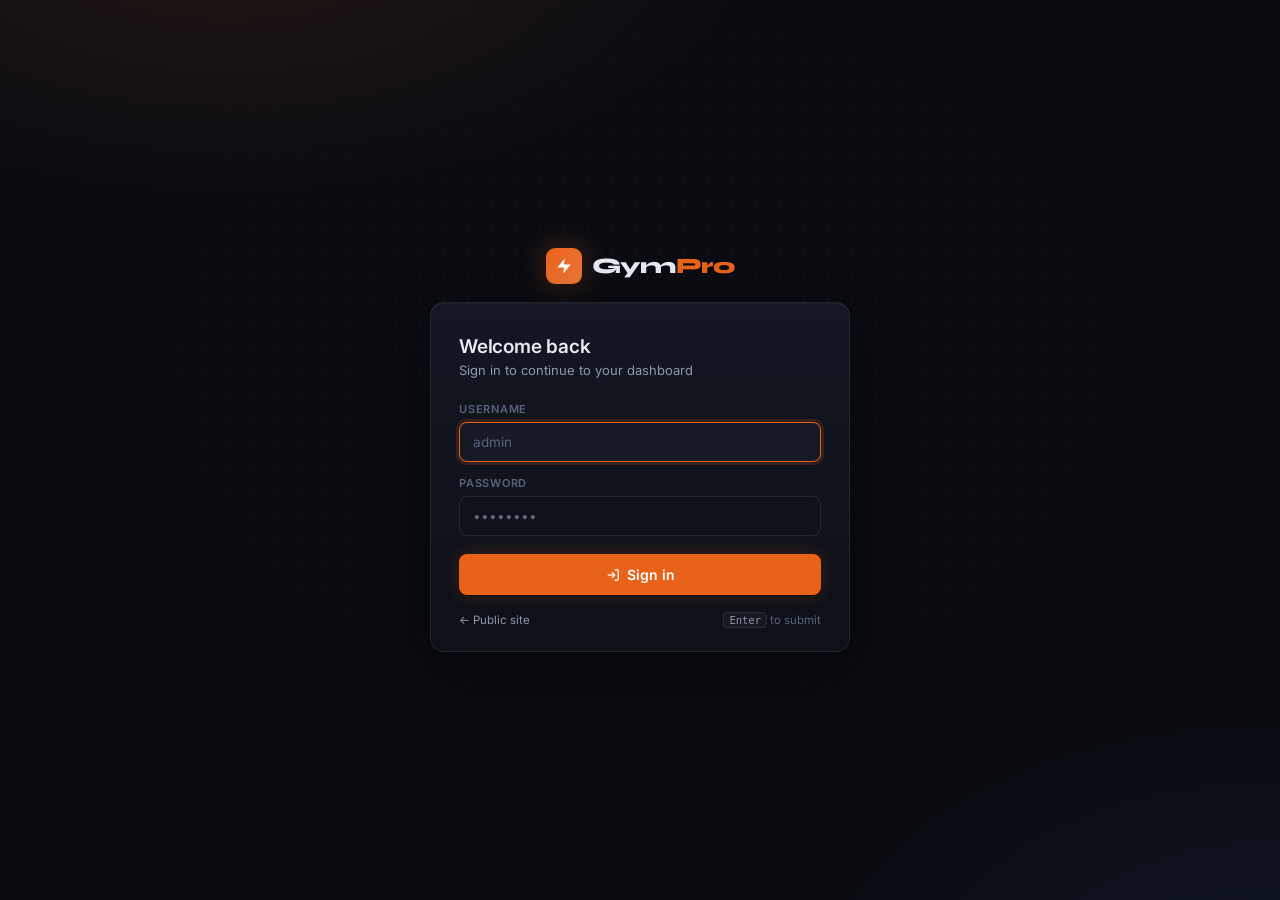
<file: wwwroot/index.html>
<!DOCTYPE html>
<html lang="en">
<head>
<meta charset="UTF-8">
<meta name="viewport" content="width=device-width,initial-scale=1">
<meta name="color-scheme" content="dark light">
<title>GymPro — Sign In</title>
<script>
  // Already-logged-in guard: skip the login form if a valid token exists.
  (function () {
    try {
      var t = localStorage.getItem('gympro-token');
      if (!t) return;
      var r = (localStorage.getItem('gympro-role') || '').trim().toLowerCase();
      var dest = (r === 'client' || r === 'trainer') ? 'portal.html' : 'app.html';
      // replace() so the back button doesn't bring them right back to login
      window.location.replace(dest);
    } catch (e) { /* localStorage blocked — fall through to login */ }
  })();
</script>
<link rel="preconnect" href="https://fonts.googleapis.com">
<link rel="preconnect" href="https://fonts.gstatic.com" crossorigin>
<link rel="stylesheet" href="https://fonts.googleapis.com/css2?family=Inter:wght@400;500;600;700&family=Syne:wght@700;800&display=swap">
<style>
  *{box-sizing:border-box;margin:0;padding:0}
  html,body{height:100%}
  html{background:#0a0c12;color-scheme:dark}
  body{
    font-family:'Inter',-apple-system,BlinkMacSystemFont,'Segoe UI',Roboto,sans-serif;
    background:
      radial-gradient(900px 480px at 18% -10%, rgba(232,98,26,.12), transparent 60%),
      radial-gradient(720px 420px at 100% 110%, rgba(64,136,244,.08), transparent 65%),
      #0a0c12;
    color:#e5eaf3;
    min-height:100vh;
    display:flex;
    align-items:center;
    justify-content:center;
    padding:24px;
    -webkit-font-smoothing:antialiased;
    overflow:hidden;
  }
  /* Subtle dotted grid backdrop, fades behind the card */
  body::before{
    content:'';
    position:fixed;
    inset:0;
    background-image:radial-gradient(rgba(255,255,255,.04) 1px, transparent 1px);
    background-size:24px 24px;
    mask-image:radial-gradient(800px 600px at 50% 40%, #000 30%, transparent 80%);
    pointer-events:none;
    z-index:0;
  }
  .wrap{position:relative;z-index:1;display:flex;flex-direction:column;align-items:center;gap:18px;width:100%;max-width:420px}
  .brand{display:flex;align-items:center;gap:10px}
  .brand-icon{
    width:36px;height:36px;border-radius:9px;
    background:linear-gradient(135deg,#e8621a,#f0783a);
    display:flex;align-items:center;justify-content:center;
    box-shadow:0 0 30px rgba(232,98,26,.30), 0 1px 2px rgba(0,0,0,.4);
  }
  .brand-icon svg{width:18px;height:18px;fill:white}
  .brand-text{font-family:'Syne',sans-serif;font-size:22px;font-weight:800;letter-spacing:-.02em}
  .brand-text span{color:#e8621a}
  .card{
    width:100%;
    background:linear-gradient(180deg, rgba(21,26,37,.85), rgba(15,18,25,.85));
    backdrop-filter:blur(12px);
    border:1px solid rgba(255,255,255,.08);
    border-radius:14px;
    padding:32px 28px 24px;
    box-shadow:0 20px 60px rgba(0,0,0,.45), inset 0 1px 0 rgba(255,255,255,.04);
  }
  h1{font-size:19px;font-weight:600;letter-spacing:-.01em}
  .sub{font-size:13px;color:#8f99ad;margin-top:4px;margin-bottom:24px}
  label{display:block;font-size:11px;font-weight:600;text-transform:uppercase;letter-spacing:.07em;color:#5a637a;margin-bottom:6px;margin-top:14px}
  label:first-of-type{margin-top:0}
  input{
    width:100%;background:#0f1219;border:1px solid rgba(255,255,255,.09);
    border-radius:8px;padding:11px 13px;font-size:13.5px;color:#e5eaf3;
    outline:none;font-family:inherit;
    transition:border-color .15s, box-shadow .15s, background .15s;
  }
  input::placeholder{color:#5a637a}
  input:hover{border-color:rgba(255,255,255,.14)}
  input:focus{border-color:#e8621a;box-shadow:0 0 0 3px rgba(232,98,26,.16);background:#151a25}
  .btn{
    width:100%;margin-top:18px;
    background:#e8621a;color:white;border:none;border-radius:8px;
    padding:12px;font-size:14px;font-weight:600;
    cursor:pointer;font-family:inherit;
    display:flex;align-items:center;justify-content:center;gap:7px;
    transition:background .15s, transform .08s, box-shadow .15s;
    box-shadow:0 1px 2px rgba(0,0,0,.30), 0 0 18px rgba(232,98,26,.20);
  }
  .btn:hover{background:#f0783a}
  .btn:active{transform:translateY(1px)}
  .btn:disabled{opacity:.6;cursor:not-allowed;transform:none}
  .err{display:none;background:rgba(232,72,72,.12);color:#e84848;border:1px solid rgba(232,72,72,.22);border-radius:8px;padding:10px 12px;font-size:12.5px;margin-bottom:14px;line-height:1.4}
  .otp-panel{display:none;margin-top:20px;border-top:1px solid rgba(255,255,255,.06);padding-top:20px}
  .otp-note{font-size:12.5px;line-height:1.55;color:#8f99ad;margin-bottom:14px}
  #otp-code{letter-spacing:.30em;text-align:center;font-family:ui-monospace,'JetBrains Mono',monospace;font-size:18px;font-weight:600}
  .foot{
    display:flex;align-items:center;justify-content:space-between;
    margin-top:18px;font-size:11.5px;color:#5a637a;
  }
  .foot a{color:#8f99ad;text-decoration:none;transition:color .15s}
  .foot a:hover{color:#e8621a}
  .kbd{font-family:ui-monospace,monospace;font-size:10.5px;background:rgba(255,255,255,.04);border:1px solid rgba(255,255,255,.08);border-radius:4px;padding:1px 5px;color:#8f99ad}
  @media (prefers-reduced-motion: reduce){
    *{transition:none !important; animation:none !important}
  }
</style>
</head>
<body>
<div class="wrap">
  <div class="brand">
    <div class="brand-icon"><svg viewBox="0 0 24 24"><path d="M13 2L3 14h9l-1 8 10-12h-9z"/></svg></div>
    <div class="brand-text">Gym<span>Pro</span></div>
  </div>

  <div class="card">
    <h1>Welcome back</h1>
    <p class="sub">Sign in to continue to your dashboard</p>

    <div class="err" id="err"></div>

    <label>Username</label>
    <input type="text" id="username" placeholder="admin" autocomplete="username" autofocus>

    <label>Password</label>
    <input type="password" id="password" placeholder="••••••••" autocomplete="current-password">

    <button class="btn" id="btn" onclick="doLogin()">
      <svg width="14" height="14" fill="none" stroke="white" stroke-width="2.2" viewBox="0 0 24 24"><path d="M15 3h4a2 2 0 0 1 2 2v14a2 2 0 0 1-2 2h-4"/><polyline points="10 17 15 12 10 7"/><line x1="15" y1="12" x2="3" y2="12"/></svg>
      Sign in
    </button>

    <div class="otp-panel" id="otp-panel">
      <div class="otp-note" id="otp-note">Enter the 6-digit verification code sent to your email.</div>
      <label>Verification code</label>
      <input type="text" id="otp-code" placeholder="······" inputmode="numeric" maxlength="6" autocomplete="one-time-code">
      <button class="btn" id="otp-btn" onclick="verifyOtp()">Verify &amp; continue</button>
    </div>

    <div class="foot">
      <a href="home.html">← Public site</a>
      <span><span class="kbd">Enter</span> to submit</span>
    </div>
  </div>
</div>

<script>
let pendingOtp = null;
let pendingUsername = '';
document.addEventListener('keydown', e => {
  if(e.key !== 'Enter') return;
  if (pendingOtp) verifyOtp();
  else doLogin();
});

async function doLogin() {
  const u = document.getElementById('username').value.trim();
  const p = document.getElementById('password').value;
  const btn = document.getElementById('btn');
  const err = document.getElementById('err');
  err.style.display = 'none';
  if (!u || !p) { showErr('Enter username and password.'); return; }

  btn.disabled = true;
  btn.textContent = 'Signing in…';

  try {
    const res  = await fetch('/api/auth/login', {
      method: 'POST',
      headers: { 'Content-Type': 'application/json' },
      body: JSON.stringify({ username: u, password: p })
    });
    const json = await res.json().catch(() => ({}));
    if (!res.ok) throw new Error(json.message || json.Message || 'Invalid credentials.');

    const d = json.data || json;
    pendingOtp = d.otpToken || d.OtpToken;
    pendingUsername = u;
    if (!pendingOtp) throw new Error('No OTP token in response — check API.');
    document.getElementById('otp-panel').style.display = 'block';
    document.getElementById('otp-note').textContent = 'Code sent to ' + (d.email || d.Email || 'your email') + '. It expires soon.';
    document.getElementById('otp-code').focus();
    btn.disabled = false;
    btn.textContent = 'Send new code';
  } catch(e) {
    const msg = e.message === 'Failed to fetch'
      ? 'Cannot reach API — is the server running on port 5000?'
      : e.message;
    showErr(msg);
    btn.disabled = false;
    btn.innerHTML = '<svg width="14" height="14" fill="none" stroke="white" stroke-width="2.2" viewBox="0 0 24 24"><path d="M15 3h4a2 2 0 0 1 2 2v14a2 2 0 0 1-2 2h-4"/><polyline points="10 17 15 12 10 7"/><line x1="15" y1="12" x2="3" y2="12"/></svg> Sign in';
  }
}

async function verifyOtp() {
  const code = document.getElementById('otp-code').value.trim();
  const btn = document.getElementById('otp-btn');
  if (!pendingOtp) { showErr('Start login first.'); return; }
  if (!/^\d{6}$/.test(code)) { showErr('Enter the 6-digit code.'); return; }
  btn.disabled = true;
  btn.textContent = 'Verifying…';
  try {
    const res = await fetch('/api/auth/verify-otp', {
      method: 'POST',
      headers: { 'Content-Type': 'application/json' },
      body: JSON.stringify({ otpToken: pendingOtp, code })
    });
    const json = await res.json().catch(() => ({}));
    if (!res.ok) throw new Error(json.message || json.Message || 'Invalid verification code.');
    persistSession(json.data || json);
  } catch(e) {
    showErr(e.message);
    btn.disabled = false;
    btn.textContent = 'Verify & continue';
  }
}

function persistSession(d) {
  const token = d.token || d.Token;
  if (!token) throw new Error('No token in response — check API.');
  localStorage.setItem('gympro-token',  token);
  localStorage.setItem('gympro-user',   d.fullName  || d.FullName  || pendingUsername);
  localStorage.setItem('gympro-role',   d.role      || d.Role      || '');
  localStorage.setItem('gympro-userid', String(d.userId  || d.UserId  || 0));
  localStorage.setItem('gympro-roleid', String(d.roleId  || d.RoleId  || 0));
  const role = (d.role || d.Role || '').trim().toLowerCase();
  window.location.replace(role === 'client' || role === 'trainer' ? 'portal.html' : 'app.html');
}

function showErr(msg) { const e = document.getElementById('err'); e.textContent = msg; e.style.display = 'block'; }
</script>
</body>
</html>
</file>
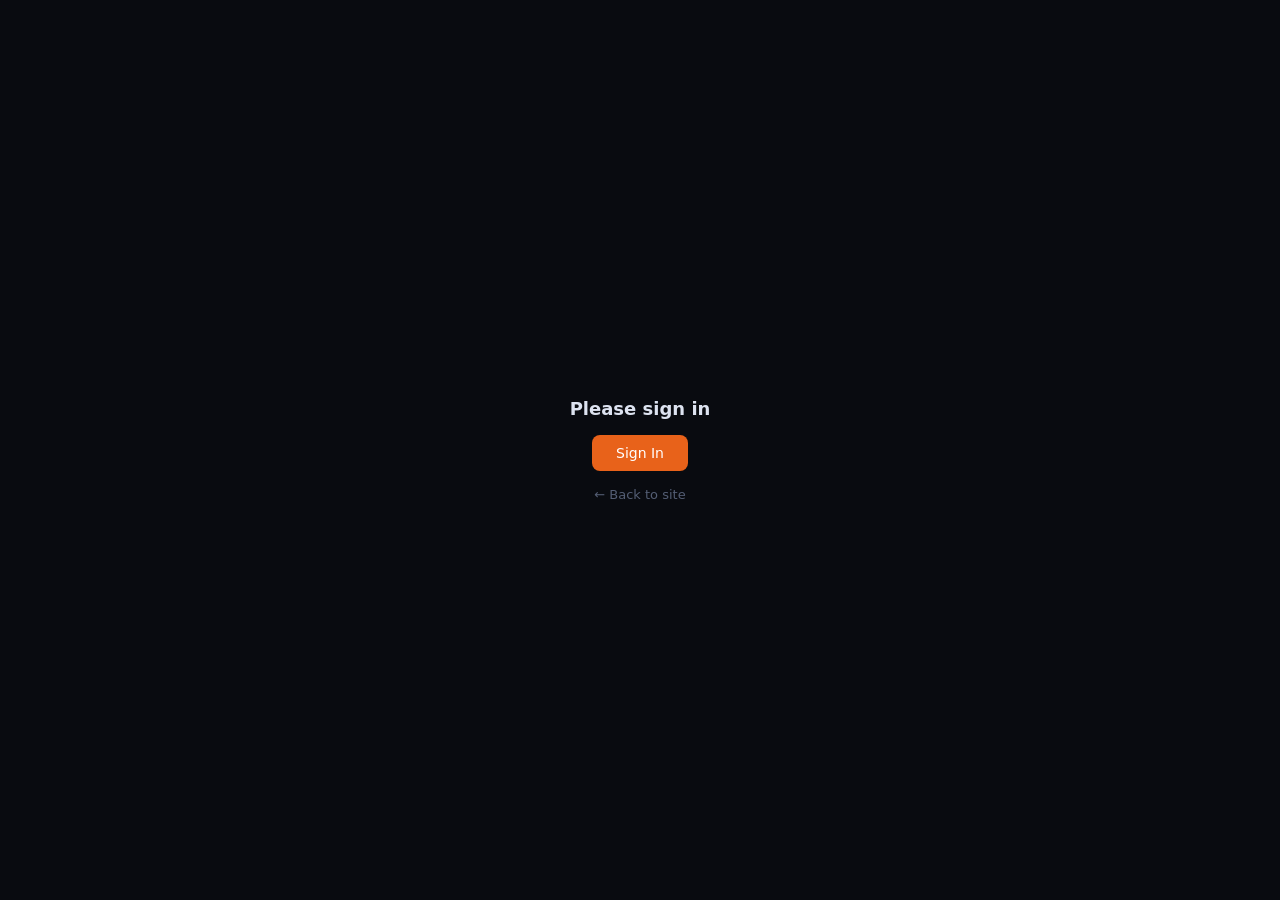
<file: wwwroot/portal.html>
<!DOCTYPE html>
<html lang="en">
<head>
    <meta charset="UTF-8">
    <meta name="color-scheme" content="dark">
    <meta name="viewport" content="width=device-width,initial-scale=1">
    <title>GymPro — My Portal</title>
    <style>
        :root {
            --bg: #090b10;
            --s1: #0f1219;
            --s2: #151a25;
            --s3: #1c2230;
            --brd: rgba(255,255,255,.07);
            --brd2: rgba(255,255,255,.12);
            --txt: #dde3f0;
            --txt2: #8892aa;
            --txt3: #545e74;
            --acc: #e8621a;
            --acc2: #f0783a;
            --glow: rgba(232,98,26,.16);
            --grn: #1db97a;
            --grn-bg: rgba(29,185,122,.12);
            --red: #e84848;
            --red-bg: rgba(232,72,72,.12);
            --blu: #4088f4;
            --blu-bg: rgba(64,136,244,.12);
            --pur: #9d6bf5;
            --pur-bg: rgba(157,107,245,.12);
            --amb: #f5a623;
            --amb-bg: rgba(245,166,35,.12)
        }

        *, *::before, *::after {
            box-sizing: border-box;
            margin: 0;
            padding: 0
        }

        html {
            background: #090b10
        }

        body {
            font-family: -apple-system,BlinkMacSystemFont,'Segoe UI',system-ui,sans-serif;
            background: var(--bg);
            color: var(--txt);
            min-height: 100vh;
            font-size: 14px
        }

        a {
            color: inherit;
            text-decoration: none
        }

        button, input, select, textarea {
            font-family: inherit
        }

        .nav {
            position: sticky;
            top: 0;
            z-index: 100;
            background: var(--s1);
            border-bottom: 1px solid var(--brd);
            padding: 0 28px;
            height: 58px;
            display: flex;
            align-items: center;
            gap: 18px
        }

        .nav-logo {
            font-family: 'Segoe UI',system-ui,sans-serif;
            font-size: 18px;
            font-weight: 800;
            letter-spacing: -.02em;
            color: var(--txt)
        }

            .nav-logo span {
                color: var(--acc)
            }

        .nav-back {
            font-size: 12.5px;
            color: var(--txt3);
            transition: color .15s
        }

            .nav-back:hover {
                color: var(--txt)
            }

        .nav-right {
            display: flex;
            align-items: center;
            gap: 10px;
            margin-left: auto
        }

        .av {
            width: 32px;
            height: 32px;
            border-radius: 50%;
            display: flex;
            align-items: center;
            justify-content: center;
            font-size: 11px;
            font-weight: 700;
            flex-shrink: 0;
            background: var(--glow);
            color: var(--acc)
        }

        .user-pill {
            display: flex;
            align-items: center;
            gap: 8px;
            background: var(--s2);
            border: 1px solid var(--brd);
            border-radius: 20px;
            padding: 5px 12px 5px 5px
        }

        .up-name {
            font-size: 12.5px;
            font-weight: 500;
            color: var(--txt)
        }

        .up-role {
            font-size: 10.5px;
            color: var(--acc)
        }

        .btn-ghost {
            background: transparent;
            color: var(--txt2);
            border: 1px solid var(--brd2);
            border-radius: 7px;
            padding: 6px 13px;
            font-size: 12px;
            font-weight: 500;
            cursor: pointer;
            transition: background .14s
        }

            .btn-ghost:hover {
                background: var(--s2);
                color: var(--txt)
            }

        .shell {
            max-width: 1060px;
            margin: 0 auto;
            padding: 28px 20px
        }

        .page-title {
            font-family: 'Segoe UI',system-ui,sans-serif;
            font-size: 24px;
            font-weight: 800;
            letter-spacing: -.02em;
            color: var(--txt);
            margin-bottom: 3px
        }

        .page-sub {
            font-size: 13px;
            color: var(--txt3);
            margin-bottom: 24px
        }

        .tabs {
            display: flex;
            gap: 3px;
            background: var(--s2);
            border-radius: 9px;
            padding: 4px;
            margin-bottom: 24px;
            width: fit-content
        }

        .tab {
            padding: 7px 16px;
            border-radius: 6px;
            font-size: 12.5px;
            font-weight: 500;
            cursor: pointer;
            color: var(--txt2);
            border: none;
            background: transparent;
            transition: all .14s
        }

            .tab.active {
                background: var(--s1);
                color: var(--txt);
                box-shadow: 0 1px 4px rgba(0,0,0,.3)
            }

        .g2 {
            display: grid;
            grid-template-columns: 1fr 1fr;
            gap: 14px
        }

        .g3 {
            display: grid;
            grid-template-columns: repeat(3,1fr);
            gap: 12px
        }

        .g-auto {
            display: grid;
            grid-template-columns: repeat(auto-fill,minmax(260px,1fr));
            gap: 14px
        }

        .card {
            background: var(--s1);
            border: 1px solid var(--brd);
            border-radius: 12px;
            padding: 18px 20px
        }

        .card-title {
            font-size: 13.5px;
            font-weight: 600;
            color: var(--txt);
            margin-bottom: 3px
        }

        .card-sub {
            font-size: 11.5px;
            color: var(--txt3);
            margin-bottom: 14px
        }

        .stat-card {
            background: var(--s1);
            border: 1px solid var(--brd);
            border-radius: 12px;
            padding: 16px 18px
        }

        .stat-val {
            font-family: 'Segoe UI',system-ui,sans-serif;
            font-size: 28px;
            font-weight: 800;
            color: var(--txt);
            margin: 5px 0 2px
        }

        .stat-lbl {
            font-size: 11px;
            color: var(--txt3)
        }

        .badge {
            display: inline-flex;
            align-items: center;
            padding: 3px 9px;
            border-radius: 20px;
            font-size: 10.5px;
            font-weight: 600
        }

        .b-grn {
            background: var(--grn-bg);
            color: var(--grn)
        }

        .b-red {
            background: var(--red-bg);
            color: var(--red)
        }

        .b-blu {
            background: var(--blu-bg);
            color: var(--blu)
        }

        .b-pur {
            background: var(--pur-bg);
            color: var(--pur)
        }

        .b-amb {
            background: var(--amb-bg);
            color: var(--amb)
        }

        .b-muted {
            background: var(--s3);
            color: var(--txt3)
        }

        .memb-card {
            background: linear-gradient(135deg,var(--s3),var(--s2));
            border: 1px solid var(--brd2);
            border-radius: 12px;
            padding: 18px 22px;
            display: flex;
            align-items: center;
            justify-content: space-between;
            gap: 12px;
            margin-bottom: 10px
        }

        .mc-label {
            font-size: 9.5px;
            letter-spacing: .1em;
            text-transform: uppercase;
            color: var(--txt3);
            margin-bottom: 4px
        }

        .mc-type {
            font-size: 15px;
            font-weight: 700;
            color: var(--txt)
        }

        .mc-dates {
            font-size: 11px;
            color: var(--txt3);
            margin-top: 4px
        }

        .mc-price {
            font-family: 'Segoe UI',system-ui,sans-serif;
            font-size: 22px;
            font-weight: 800;
            color: var(--txt)
        }

        .mc-bar {
            width: 36px;
            height: 3px;
            background: var(--acc);
            border-radius: 2px;
            margin: 4px 0 0 auto
        }

        .course-card {
            background: var(--s1);
            border: 1px solid var(--brd);
            border-radius: 12px;
            padding: 16px;
            cursor: pointer;
            transition: border-color .15s,transform .15s
        }

            .course-card:hover {
                border-color: var(--acc);
                transform: translateY(-2px)
            }

        .cc-icon {
            width: 36px;
            height: 36px;
            border-radius: 8px;
            display: flex;
            align-items: center;
            justify-content: center;
            margin-bottom: 10px
        }

        .cc-name {
            font-size: 13px;
            font-weight: 600;
            color: var(--txt);
            margin-bottom: 3px
        }

        .cc-meta {
            font-size: 11.5px;
            color: var(--txt3);
            margin-bottom: 8px
        }

        .cc-price {
            font-family: 'Segoe UI',system-ui,sans-serif;
            font-size: 17px;
            font-weight: 800;
            color: var(--acc)
        }

        .prog {
            height: 3px;
            background: var(--brd2);
            border-radius: 2px;
            margin-top: 8px
        }

        .prog-fill {
            height: 100%;
            border-radius: 2px;
            background: var(--acc)
        }

        .plan-grid {
            display: grid;
            grid-template-columns: repeat(auto-fill,minmax(200px,1fr));
            gap: 14px;
            margin-top: 8px
        }

        .plan-card {
            background: var(--s1);
            border: 1px solid var(--brd);
            border-radius: 12px;
            padding: 20px;
            position: relative;
            transition: border-color .15s
        }

            .plan-card.featured {
                border-color: var(--acc);
                background: var(--glow)
            }

        .plan-badge {
            position: absolute;
            top: -10px;
            left: 50%;
            transform: translateX(-50%);
            background: var(--acc);
            color: white;
            font-size: 9.5px;
            font-weight: 700;
            padding: 3px 10px;
            border-radius: 20px;
            white-space: nowrap
        }

        .plan-type {
            font-size: 11px;
            font-weight: 700;
            text-transform: uppercase;
            letter-spacing: .1em;
            color: var(--txt3);
            margin-bottom: 7px
        }

        .plan-price {
            font-family: 'Segoe UI',system-ui,sans-serif;
            font-size: 30px;
            font-weight: 800;
            color: var(--txt);
            line-height: 1;
            margin-bottom: 4px
        }

        .plan-per {
            font-size: 11px;
            color: var(--txt3);
            margin-bottom: 14px
        }

        .plan-btn {
            width: 100%;
            padding: 8px;
            border-radius: 7px;
            font-size: 12px;
            font-weight: 600;
            border: none;
            cursor: pointer;
            transition: background .14s
        }

        .plan-btn-solid {
            background: var(--acc);
            color: white
        }

            .plan-btn-solid:hover {
                background: var(--acc2)
            }

        .plan-btn-ghost {
            background: transparent;
            border: 1px solid var(--brd2);
            color: var(--txt2)
        }

            .plan-btn-ghost:hover {
                background: var(--s2)
            }

        table {
            width: 100%;
            border-collapse: collapse;
            font-size: 12.5px
        }

        th {
            text-align: left;
            padding: 8px 10px;
            color: var(--txt3);
            font-size: 10.5px;
            font-weight: 700;
            border-bottom: 1px solid var(--brd);
            text-transform: uppercase;
            letter-spacing: .05em
        }

        td {
            padding: 9px 10px;
            color: var(--txt2);
            border-bottom: 1px solid var(--brd)
        }

        tr:last-child td {
            border-bottom: none
        }

        .form-group {
            margin-bottom: 13px
        }

        .form-lbl {
            display: block;
            font-size: 10.5px;
            font-weight: 700;
            color: var(--txt3);
            margin-bottom: 5px;
            text-transform: uppercase;
            letter-spacing: .06em
        }

        .form-input {
            width: 100%;
            background: var(--s2);
            border: 1px solid var(--brd2);
            border-radius: 7px;
            padding: 8px 10px;
            font-size: 12.5px;
            color: var(--txt);
            outline: none;
            transition: background-color .15s,border-color .15s,box-shadow .15s
        }

            .form-input[readonly], .form-input:disabled {
                opacity: .78;
                cursor: not-allowed;
                background-color: var(--s3)
            }

            .form-input:focus {
                border-color: var(--acc);
                box-shadow: 0 0 0 3px var(--glow)
            }

        select.form-input {
            appearance: none;
            -webkit-appearance: none;
            cursor: pointer;
            min-height: 38px;
            padding-right: 38px;
            border-radius: 10px;
            background-color: var(--s2);
            background-image: url("data:image/svg+xml,%3Csvg width='18' height='18' viewBox='0 0 24 24' fill='none' stroke='%238892aa' stroke-width='2' stroke-linecap='round' stroke-linejoin='round' xmlns='http://www.w3.org/2000/svg'%3E%3Cpath d='m6 9 6 6 6-6'/%3E%3C/svg%3E");
            background-repeat: no-repeat;
            background-position: right 12px center;
            background-size: 16px 16px;
            box-shadow: inset 0 1px 0 rgba(255,255,255,.035)
        }

            select.form-input:hover:not(:disabled) {
                background-color: var(--s3);
                border-color: rgba(255,255,255,.2)
            }

            select.form-input:disabled {
                color: var(--txt3);
                cursor: not-allowed
            }

        .ui-icon {
            width: 1em;
            height: 1em;
            display: block;
            flex-shrink: 0
        }

        .payment-status {
            display: none;
            align-items: flex-start;
            gap: 10px;
            margin-top: 10px;
            border: 1px solid var(--brd2);
            border-radius: 12px;
            background: var(--s2);
            padding: 11px 12px;
            color: var(--txt2);
            font-size: 12px
        }

            .payment-status.ok {
                border-color: rgba(29,185,122,.25);
                background: var(--grn-bg)
            }

            .payment-status.warn {
                border-color: rgba(245,166,35,.28);
                background: var(--amb-bg)
            }

        .payment-status-icon {
            width: 28px;
            height: 28px;
            border-radius: 9px;
            display: flex;
            align-items: center;
            justify-content: center;
            background: var(--s3);
            color: var(--acc);
            flex: 0 0 auto
        }

        .payment-status-label {
            font-size: 10px;
            letter-spacing: .08em;
            text-transform: uppercase;
            color: var(--txt3);
            font-weight: 800;
            margin-bottom: 2px
        }

        .payment-status-text {
            color: var(--txt);
            line-height: 1.45
        }

        .form-grid {
            display: grid;
            grid-template-columns: 1fr 1fr;
            gap: 10px
        }

        .modal-overlay {
            position: fixed;
            inset: 0;
            background: rgba(0,0,0,.65);
            z-index: 200;
            display: none;
            align-items: center;
            justify-content: center
        }

            .modal-overlay.open {
                display: flex;
                justify-content: center;
                align-items: center;
                padding-top: 10%;
                padding-bottom: 10%;

            }

        .modal-box {
            background: var(--s1);
            border: 1px solid var(--brd2);
            border-radius: 14px;
            padding: 26px;
            width: 400px;
            max-width: 94vw;
            height: 100%;
            overflow-y: scroll;
        }

        .modal-title {
            font-family: 'Segoe UI',system-ui,sans-serif;
            font-size: 17px;
            font-weight: 800;
            color: var(--txt);
            margin-bottom: 4px
        }

        .modal-sub {
            font-size: 12px;
            color: var(--txt3);
            margin-bottom: 16px
        }

        .modal-foot {
            display: flex;
            justify-content: flex-end;
            gap: 10px;
            margin-top: 16px
        }

        .err-box {
            background: var(--red-bg);
            color: var(--red);
            border: 1px solid rgba(232,72,72,.2);
            border-radius: 6px;
            padding: 8px 12px;
            font-size: 12px;
            margin-bottom: 12px;
            display: none
        }

        .btn-primary {
            background: var(--acc);
            color: white;
            border: none;
            border-radius: 7px;
            padding: 8px 18px;
            font-size: 12.5px;
            font-weight: 600;
            cursor: pointer
        }

            .btn-primary:hover {
                background: var(--acc2)
            }

        #toast-wrap {
            position: fixed;
            bottom: 20px;
            right: 20px;
            z-index: 9999;
            display: flex;
            flex-direction: column;
            gap: 7px;
            pointer-events: none
        }

        .toast {
            display: flex;
            align-items: center;
            gap: 9px;
            background: var(--s1);
            border: 1px solid var(--brd2);
            border-radius: 9px;
            padding: 10px 14px;
            font-size: 12.5px;
            color: var(--txt);
            min-width: 190px;
            pointer-events: auto
        }

        .toast-icon {
            width: 18px;
            height: 18px;
            border-radius: 50%;
            display: flex;
            align-items: center;
            justify-content: center;
            font-size: 9px;
            font-weight: 700;
            flex-shrink: 0
        }

        .toast.ok .toast-icon {
            background: var(--grn-bg);
            color: var(--grn)
        }

        .toast.err .toast-icon {
            background: var(--red-bg);
            color: var(--red)
        }

        .toast.info .toast-icon {
            background: var(--blu-bg);
            color: var(--blu)
        }
    </style>
</head>
<body>
    <nav class="nav">
        <div class="nav-logo">Gym<span>Pro</span></div>
        <a href="home.html" class="nav-back">← Back to site</a>
        <div class="nav-right">
            <div class="user-pill">
                <div class="av" id="nav-av">—</div>
                <div><div class="up-name" id="nav-name">Loading…</div><div class="up-role" id="nav-role">Member</div></div>
            </div>
            <button class="btn-ghost" onclick="logout()">Sign Out</button>
        </div>
    </nav>
    <div class="shell">
        <div class="page-title" id="welcome-title">Welcome back!</div>
        <div class="page-sub">Manage your membership, browse courses, and track your activity.</div>
        <div class="tabs">
            <button class="tab active" onclick="showTab('overview',this)">Overview</button>
            <button class="tab" onclick="showTab('memberships',this)">Memberships</button>
            <button class="tab" onclick="showTab('courses',this)">Courses</button>
            <button class="tab" onclick="showTab('orders',this)">Orders</button>
            <button class="tab" onclick="showTab('checkins',this)">Check-ins</button>
            <button class="tab" onclick="showTab('profile',this)">Profile</button>
        </div>
        <div id="tab-overview">
            <div class="g3" style="margin-bottom:16px">
                <div class="stat-card"><div class="stat-lbl">Active Memberships</div><div class="stat-val" id="ov-memb">—</div></div>
                <div class="stat-card"><div class="stat-lbl">Check-ins This Month</div><div class="stat-val" id="ov-ci">—</div></div>
                <div class="stat-card"><div class="stat-lbl">Courses Enrolled</div><div class="stat-val" id="ov-courses">—</div></div>
            </div>
            <div class="g2">
                <div class="card"><div class="card-title">My Active Membership</div><div class="card-sub">Your current plan</div><div id="ov-memb-detail"><div style="color:var(--txt3);font-size:13px;padding:10px 0">No active membership — <a href="#" onclick="showTab('memberships',document.querySelectorAll('.tab')[1]);return false" style="color:var(--acc)">browse plans →</a></div></div></div>
                <div class="card"><div class="card-title">Recent Check-ins</div><div class="card-sub">Your last visits</div><div id="ov-ci-list"><div style="color:var(--txt3);font-size:13px;padding:10px 0">No check-ins recorded yet.</div></div></div>
            </div>
        </div>
        <div id="tab-memberships" style="display:none">
            <div class="card" style="margin-bottom:16px"><div class="card-title">My Memberships</div><div class="card-sub">All plans on your account</div><div id="my-memberships"><div style="color:var(--txt3);font-size:13px;padding:14px 0">Loading…</div></div></div>
            <div class="card"><div class="card-title">Buy a New Plan</div><div class="card-sub">Renew or upgrade</div><div class="plan-grid" id="portal-plans"><div style="color:var(--txt3);font-size:12.5px;padding:12px 0">Loading plans…</div></div></div>
        </div>
        <div id="tab-courses" style="display:none">
            <div class="card" style="margin-bottom:16px"><div class="card-title">My Enrollments</div><div class="card-sub">Courses you are enrolled in</div><div id="my-enrollments"><div style="color:var(--txt3);font-size:13px;padding:14px 0">Loading…</div></div></div>
            <div class="card"><div class="card-title">Browse All Courses</div><div class="card-sub">Generate KHQR to join a course</div><div class="g-auto" id="all-courses" style="margin-top:12px"><div style="color:var(--txt3);font-size:12.5px">Loading…</div></div></div>
        </div>
        <div id="tab-orders" style="display:none">
            <div class="card">
                <div class="card-title">My Orders</div><div class="card-sub">Membership and course KHQR orders</div>
                <table><thead><tr><th>Order</th><th>Type</th><th>Amount</th><th>Status</th><th>Date</th></tr></thead><tbody id="orders-tbody"><tr><td colspan="5" style="text-align:center;padding:28px;color:var(--txt3)">Loading…</td></tr></tbody></table>
            </div>
        </div>
        <div id="tab-checkins" style="display:none">
            <div class="card">
                <div class="card-title">Check-in History</div><div class="card-sub">Your last 30 days</div>
                <table><thead><tr><th>Date</th><th>Time</th><th>Amount</th></tr></thead><tbody id="ci-tbody"><tr><td colspan="3" style="text-align:center;padding:28px;color:var(--txt3)">Loading…</td></tr></tbody></table>
            </div>
        </div>
        <div id="tab-profile" style="display:none">
            <div class="card" style="max-width:460px">
                <div class="card-title">My Profile</div><div class="card-sub">Update your account details</div>
                <div class="form-group"><label class="form-lbl">Full Name</label><input class="form-input" id="pf-name"></div>
                <div class="form-group"><label class="form-lbl">Email</label><input class="form-input" id="pf-email"  type="email" readonly></div>
                <div class="form-group"><label class="form-lbl">Gender</label>
                    <select class="form-input" id="pf-gender">
                        <option value="">—</option>
                        <option value="M">Male</option>
                        <option value="F">Female</option>
                    </select>
                </div>
                <div class="form-group"><label class="form-lbl">Phone</label><input class="form-input" id="pf-phone"></div>
                <div class="form-group"><label class="form-lbl">Date of Birth</label><input class="form-input" id="pf-dob" type="date"></div>
                <div class="form-group"><label class="form-lbl">Emergency Contact</label><input class="form-input" id="pf-emergency"></div>
                <div id="pf-err" style="display:none;background:rgba(255,80,80,.08);border:1px solid rgba(255,80,80,.3);color:var(--red);padding:8px 12px;border-radius:8px;font-size:12.5px;margin-bottom:10px"></div>
                <div style="display:flex;gap:8px;justify-content:flex-end;margin-top:8px">
                    <button class="btn-ghost" onclick="loadProfile()">Reset</button>
                    <button class="btn-primary" id="pf-save" onclick="saveProfile()">Save Changes</button>
                </div>
            </div>
            <div class="card" style="max-width:460px;margin-top:14px">
                <div class="card-title">Change Password</div><div class="card-sub">Use a strong password — at least 6 characters</div>
                <div class="form-group"><label class="form-lbl">Current Password</label><input class="form-input" id="pf-cur-pw" type="password" autocomplete="current-password"></div>
                <div class="form-group"><label class="form-lbl">New Password</label><input class="form-input" id="pf-new-pw" type="password" autocomplete="new-password"></div>
                <div id="pf-pw-err" style="display:none;background:rgba(255,80,80,.08);border:1px solid rgba(255,80,80,.3);color:var(--red);padding:8px 12px;border-radius:8px;font-size:12.5px;margin-bottom:10px"></div>
                <div style="display:flex;justify-content:flex-end;margin-top:8px">
                    <button class="btn-primary" id="pf-pw-btn" onclick="changeMyPassword()">Update Password</button>
                </div>
            </div>
        </div>
    </div>
    <div class="modal-overlay" id="buy-modal" onclick="if(event.target===this)closeBuyModal()">
        <div class="modal-box">
            <div class="modal-title" id="buy-modal-title">Buy Membership</div>
            <div class="modal-sub" id="buy-modal-sub">Fixed price and duration. Generate KHQR to pay.</div>
            <div class="err-box" id="buy-err"></div>
            <div class="form-group"><label class="form-lbl" id="buy-type-label">Order Item</label><input class="form-input" id="buy-type" readonly></div>
            <div class="form-grid">
                <div class="form-group"><label class="form-lbl">Price (USD)</label><input class="form-input" id="buy-price" type="number" step="0.01" min="0" readonly></div>
                <div class="form-group"><label class="form-lbl">Duration</label><select class="form-input" id="buy-duration" disabled><option value="1">1 Month</option><option value="3">3 Months</option><option value="6">6 Months</option><option value="12" selected>1 Year</option></select></div>
            </div>
            <div class="form-grid">
                <div class="form-group"><label class="form-lbl">Start Date</label><input class="form-input" id="buy-start" type="date" readonly></div>
                <div class="form-group"><label class="form-lbl">Expire Date</label><input class="form-input" id="buy-expire" type="date" readonly></div>
            </div>
            <div id="khqr-box" style="display:none;margin-top:14px;border:1px solid var(--brd);border-radius:14px;overflow:hidden;background:var(--s2)">
                <!-- 3-step flow indicator -->
                <div class="khqr-flow" id="khqr-flow" style="margin:14px 14px 0">
                    <div class="khqr-step is-done" data-step="1"><span class="khqr-step__num">1. </span><span>Plan selected</span></div>
                    <div class="khqr-step is-active" data-step="2"><span class="khqr-step__num">2. </span><span>Scan KHQR</span></div>
                    <div class="khqr-step" data-step="3"><span class="khqr-step__num">3. </span><span>Confirm payment</span></div>
                </div>
                <!-- KHQR header band -->
                <div style="height:44px;background:#e1232e;display:flex;align-items:center;justify-content:space-between;padding:0 14px;margin-top:14px">
                    <img src="assets/bakong/khqr-logo.svg" alt="KHQR" style="height:24px;width:auto">
                    <span id="khqr-countdown" style="color:white;font-family:ui-monospace,monospace;font-size:12.5px;font-weight:600;font-variant-numeric:tabular-nums">10:00</span>
                </div>
                <!-- Centered QR with linear countdown bar -->
                <div style="padding:22px 14px 16px;text-align:center">
                    <div class="khqr-qr-frame">
                        <img id="khqr-img" alt="Bakong KHQR" width="250px" height="250px">
                    </div>
                    <div class="khqr-progress-bar" id="khqr-frame" style="--khqr-progress:100">
                        <div class="khqr-progress-bar__fill"></div>
                    </div>
                    <div style="margin-top:14px">
                        <div id="khqr-ref" style="font-size:13.5px;color:var(--txt);font-weight:600">—</div>
                        <div id="khqr-exp" style="font-size:11.5px;color:var(--txt3);margin-top:4px">—</div>
                    </div>
                </div>
                <!-- Collapsible technical details -->
                <details style="border-top:1px solid var(--brd);padding:10px 14px 14px">
                    <summary style="font-size:11.5px;color:var(--txt2);cursor:pointer;font-weight:500;list-style:none;display:flex;align-items:center;gap:6px">
                        <svg width="11" height="11" viewBox="0 0 24 24" fill="none" stroke="currentColor" stroke-width="2.4"><polyline points="6 9 12 15 18 9"/></svg>
                        Technical details
                    </summary>
                    <div id="khqr-md5" style="font-size:10.5px;color:var(--txt3);margin-top:8px;word-break:break-all">MD5: —</div>
                    <textarea id="khqr-payload" readonly style="margin-top:8px;width:100%;height:52px;background:var(--s3);color:var(--txt2);border:1px solid var(--brd);border-radius:8px;padding:8px;font-size:10.5px;resize:none;font-family:ui-monospace,monospace"></textarea>
                </details>
                <div style="font-size:11.5px;color:var(--txt3);padding:0 14px 14px;line-height:1.5">Scan with Bakong or any KHQR-supported banking app. We'll auto-confirm by MD5 within seconds of your payment.</div>
            </div>
            <div id="khqr-status" class="payment-status">
                <div class="payment-status-icon" id="khqr-status-icon"></div>
                <div>
                    <div class="payment-status-label">Payment Status</div>
                    <div class="payment-status-text" id="khqr-status-text">No KHQR order generated yet.</div>
                </div>
            </div>
            <div class="modal-foot">
                <button class="btn-ghost" onclick="closeBuyModal()">Cancel</button>
                <button class="btn-ghost" id="buy-orders" style="display:none" onclick="openOrdersTab()">View Orders</button>
                <button class="btn-ghost" id="buy-verify" style="display:none" onclick="verifyKhqrPayment()">Verify Payment</button>
                <button class="btn-primary" id="buy-submit" onclick="confirmBuyPlan()">Generate KHQR</button>
            </div>
        </div>
    </div>
    <div id="toast-wrap"></div>
    <script src="js/icons.js"></script>
    <script>
const token=localStorage.getItem('gympro-token'),role=localStorage.getItem('gympro-role')||'',myName=localStorage.getItem('gympro-user')||'Member',myId=parseInt(localStorage.getItem('gympro-userid')||'0');
// Defer redirect so page has time to render (avoids white flash)
if(!token){ document.body.innerHTML='<div style="font-family:system-ui;padding:40px;color:#dde3f0;background:#090b10;min-height:100vh;display:flex;align-items:center;justify-content:center;flex-direction:column;gap:16px"><div style="font-size:18px;font-weight:700">Please sign in</div><a href=\"index.html\" style="background:#e8621a;color:white;padding:10px 24px;border-radius:8px;text-decoration:none;font-size:14px">Sign In</a><a href=\"home.html\" style="color:#545e74;font-size:13px">← Back to site</a></div>'; }
else if(role==='Admin'||role==='Staff'){ window.location.replace('app.html'); }
const ini=n=>(n||'?').split(' ').map(w=>w[0]).join('').slice(0,2).toUpperCase();
document.getElementById('nav-av').textContent=ini(myName);
document.getElementById('nav-name').textContent=myName;
document.getElementById('nav-role').textContent=role||'Member';
document.getElementById('welcome-title').textContent=`Welcome back, ${myName.split(' ')[0]}!`;
const API=async(path,opts={})=>{const res=await fetch('/api'+path,{headers:{'Content-Type':'application/json','Authorization':`Bearer ${token}`},...opts});if(res.status===401){localStorage.clear();location.href='index.html';throw new Error('Session expired');}const j=await res.json().catch(()=>({}));if(!res.ok)throw new Error(j.message||`HTTP ${res.status}`);return j.data??j;};
const fmtDate=d=>{if(!d)return'—';try{return new Date(d).toLocaleDateString('en-US',{month:'short',day:'numeric',year:'numeric'})}catch{return d;}};
const fmtTime=d=>{if(!d)return'—';try{return new Date(d).toLocaleTimeString('en-US',{hour:'2-digit',minute:'2-digit'})}catch{return d;}};
const fmtMoney=v=>'$'+Number(v||0).toFixed(2);
let activeKhqrPaymentId=null, activePurchaseKind='Membership', activePurchaseContext=null, autoVerifyTimer=null, autoVerifyAttempts=0;
let khqrCountdownTimer=null, khqrExpiresAtMs=0, khqrStartMs=0;
function setKhqrStep(activeIdx, doneIdxs=[]){
  document.querySelectorAll('#khqr-flow .khqr-step').forEach(s=>{
    s.classList.remove('is-active','is-done');
    const i=Number(s.dataset.step);
    if(doneIdxs.includes(i)) s.classList.add('is-done');
    else if(i===activeIdx) s.classList.add('is-active');
  });
}
function stopKhqrCountdown(){if(khqrCountdownTimer){clearInterval(khqrCountdownTimer);khqrCountdownTimer=null;}}
function startKhqrCountdown(expiresAtIso){
  stopKhqrCountdown();
  khqrExpiresAtMs=new Date(expiresAtIso).getTime();
  khqrStartMs=Date.now();
  const total=Math.max(1,khqrExpiresAtMs-khqrStartMs);
  const tick=()=>{
    const remaining=Math.max(0,khqrExpiresAtMs-Date.now());
    const m=Math.floor(remaining/60000);
    const s=Math.floor((remaining%60000)/1000);
    const el=document.getElementById('khqr-countdown');
    if(el) el.textContent=`${String(m).padStart(2,'0')}:${String(s).padStart(2,'0')}`;
    const pct=Math.max(0,Math.min(100,Math.round((remaining/total)*100)));
    const frame=document.getElementById('khqr-frame');
    if(frame){frame.style.setProperty('--khqr-progress',pct);frame.classList.toggle('is-low',remaining<60000);}
    if(remaining<=0) stopKhqrCountdown();
  };
  tick();
  khqrCountdownTimer=setInterval(tick,1000);
}
function toast(msg,type='info',ms=3200){const w=document.getElementById('toast-wrap');const el=document.createElement('div');const icons={ok:'check',err:'x',info:'info',warn:'warning'};el.className=`toast ${type}`;el.innerHTML=`<div class="toast-icon">${GymIcons.svg(icons[type]||'info')}</div><span>${msg}</span>`;w.appendChild(el);setTimeout(()=>{el.style.opacity='0';el.style.transform='translateX(14px)';setTimeout(()=>el.remove(),250);},ms);}
function logout(){['gympro-token','gympro-role','gympro-user','gympro-userid','gympro-roleid'].forEach(k=>localStorage.removeItem(k));location.href='home.html';}
function showTab(id,btn){document.querySelectorAll('[id^="tab-"]').forEach(t=>t.style.display='none');document.querySelectorAll('.tab').forEach(t=>t.classList.remove('active'));document.getElementById('tab-'+id).style.display='block';if(btn)btn.classList.add('active');({overview:loadOverview,memberships:loadMemberships,courses:loadCourses,orders:loadOrders,checkins:loadCheckins,profile:loadProfile})[id]?.();}
function openOrdersTab(){closeBuyModal();showTab('orders',document.querySelectorAll('.tab')[3]);}
let _cid=null;
async function getClientId(){
  if(_cid) return _cid;
  try {
    // GET /api/members/me uses JWT claim — no Admin/Staff needed
    const me = await API('/members/me');
    if(me && me.clientId){ _cid=me.clientId; return _cid; }
  } catch(e) {
    console.warn('getClientId /me failed:', e.message);
  }
  return null;
}
async function loadOverview(){
  const cid=await getClientId();
  try{if(cid){const membs=await API(`/members/${cid}/memberships`);const active=(membs||[]).filter(m=>m.isActive);document.getElementById('ov-memb').textContent=active.length;if(active.length){const m=active[0];document.getElementById('ov-memb-detail').innerHTML=`<div class="memb-card"><div><div class="mc-label">GymPro Membership</div><div class="mc-type">${m.type||'—'}</div><div class="mc-dates">${fmtDate(m.startAt)} → ${fmtDate(m.expireAt)}</div><div style="margin-top:8px"><span class="badge b-grn">Active</span></div></div><div style="text-align:right"><div style="font-size:10px;color:var(--txt3);margin-bottom:2px">Paid</div><div class="mc-price">${fmtMoney(m.price)}</div><div class="mc-bar"></div></div></div>`;}else{document.getElementById('ov-memb-detail').innerHTML=`<div style="color:var(--txt3);font-size:13px;padding:10px 0">No active membership. <a href="#" onclick="showTab('memberships',document.querySelectorAll('.tab')[1]);return false" style="color:var(--acc)">Browse plans →</a></div>`;}}}catch(e){}
  try{if(cid){const ci=await API(`/members/${cid}/checkins`);const arr=ci||[];const now=new Date();const tm=arr.filter(c=>{const d=new Date(c.checkinDate||0);return d.getMonth()===now.getMonth()&&d.getFullYear()===now.getFullYear();});document.getElementById('ov-ci').textContent=tm.length;if(arr.length){document.getElementById('ov-ci-list').innerHTML=arr.slice(0,5).map(c=>`<div style="display:flex;justify-content:space-between;padding:7px 0;border-bottom:1px solid var(--brd);font-size:12.5px"><span style="color:var(--txt)">${fmtDate(c.checkinDate)}</span><span style="color:var(--txt3)">${fmtTime(c.checkinDate)}</span><span class="badge b-grn">${GymIcons.svg('check')}</span></div>`).join('');}}}catch(e){}
  try{if(cid){const enr=await API(`/enrollments?clientId=${cid}`);document.getElementById('ov-courses').textContent=(enr||[]).length;}}catch(e){document.getElementById('ov-courses').textContent='—';}
}
async function loadMemberships(){
  const cid=await getClientId();
  if(cid){try{const list=await API(`/members/${cid}/memberships`)||[];document.getElementById('my-memberships').innerHTML=list.length?list.map(m=>`<div class="memb-card"><div><div class="mc-label">GymPro Membership</div><div class="mc-type">${m.type||'—'}</div><div class="mc-dates">${fmtDate(m.startAt)} → ${fmtDate(m.expireAt)}</div><div style="margin-top:6px"><span class="badge ${m.isActive?'b-grn':'b-muted'}">${m.isActive?'Active':'Expired'}</span></div></div><div style="text-align:right"><div style="font-size:10px;color:var(--txt3);margin-bottom:2px">Amount</div><div class="mc-price">${fmtMoney(m.price)}</div><div class="mc-bar"></div></div></div>`).join(''):'<div style="color:var(--txt3);font-size:13px;padding:14px 0">No memberships yet. Buy a plan below.</div>';}catch(e){document.getElementById('my-memberships').innerHTML=`<div style="display:flex;align-items:center;gap:8px;color:var(--red);font-size:12.5px;padding:10px 0">${GymIcons.svg('warning')}<span>${e.message}</span></div>`;}}
  await loadPortalPlans();
  const hash=location.hash.replace('#','');if(hash.startsWith('buy-')){const t=hash.replace('buy-','');const card=[...document.querySelectorAll('[data-plan-json]')].map(x=>JSON.parse(x.dataset.planJson)).find(p=>p.type===t);if(card)openBuyModal(card);location.hash='';}
}
async function loadPortalPlans(){try{const json=await(await fetch('/api/public/plans')).json();const plans=json.data||json||[];const FEAT=['Quarterly','Annual'];document.getElementById('portal-plans').innerHTML=plans.map(p=>{const type=p.type||'Plan';const price=Number(p.price||0);const months=Number(p.durationMonths||1);const feat=FEAT.includes(type);const data=JSON.stringify({planId:p.planId,type,price,durationMonths:months}).replace(/"/g,'&quot;');return`<div class="plan-card${feat?' featured':''}" data-plan-json="${data}"><div class="plan-badge" style="display:${feat?'block':'none'}">POPULAR</div><div class="plan-type">${type}</div><div class="plan-price">$${Math.floor(price)}<span style="font-size:13px">.${String(price.toFixed(2)).split('.')[1]}</span></div><div class="plan-per">${months} month${months===1?'':'s'}</div><button class="${feat?'plan-btn plan-btn-solid':'plan-btn plan-btn-ghost'}" onclick="openBuyModal(JSON.parse(this.closest('[data-plan-json]').dataset.planJson))">Buy ${type}</button></div>`;}).join('')||'<div style="color:var(--txt3)">No plans available.</div>';}catch(e){document.getElementById('portal-plans').innerHTML='<div style="color:var(--red);font-size:12.5px">Could not load plans.</div>';}}
const PLAN_MO={Monthly:1,Quarterly:3,Annual:12};
function setDurationOptions(months){const d=document.getElementById('buy-duration');if(!d)return;if(![...d.options].some(o=>parseInt(o.value)===months)){const opt=document.createElement('option');opt.value=String(months);opt.textContent=`${months} Months`;d.appendChild(opt);}d.value=String(months);}
function setBuyDates(months){const t=new Date();t.setHours(0,0,0,0);const e=new Date(t);e.setMonth(e.getMonth()+months);document.getElementById('buy-start').value=t.toISOString().split('T')[0];document.getElementById('buy-expire').value=e.toISOString().split('T')[0];}
function openBuyModal(plan){stopAutoVerify();activePurchaseKind='Membership';activePurchaseContext=plan;activeKhqrPaymentId=null;const months=Number(plan.durationMonths||PLAN_MO[plan.type]||1);document.getElementById('buy-type-label').textContent='Membership Plan';document.getElementById('buy-type').value=plan.type;document.getElementById('buy-price').value=Number(plan.price||0).toFixed(2);setDurationOptions(months);setBuyDates(months);resetBuyModalState();document.getElementById('buy-modal-title').textContent=`Buy ${plan.type} Plan`;document.getElementById('buy-modal-sub').textContent='Fixed price and duration. Generate KHQR to pay.';document.getElementById('buy-modal').classList.add('open');}
function openCourseOrder(course){stopAutoVerify();activePurchaseKind='Course';activePurchaseContext=course;activeKhqrPaymentId=null;document.getElementById('buy-type-label').textContent='Course';document.getElementById('buy-type').value=course.name;document.getElementById('buy-price').value=Number(course.price||0).toFixed(2);setDurationOptions(3);setBuyDates(3);resetBuyModalState();document.getElementById('buy-modal-title').textContent=`Buy ${course.name}`;document.getElementById('buy-modal-sub').textContent='Generate KHQR to pay. Course enrollment activates after payment is verified.';document.getElementById('buy-modal').classList.add('open');}
function resetBuyModalState(){document.getElementById('buy-err').style.display='none';document.getElementById('khqr-box').style.display='none';document.getElementById('khqr-status').style.display='none';document.getElementById('khqr-status').className='payment-status';document.getElementById('khqr-status-icon').innerHTML='';document.getElementById('khqr-status-text').textContent='No KHQR order generated yet.';document.getElementById('buy-verify').style.display='none';document.getElementById('buy-orders').style.display='none';document.getElementById('buy-submit').style.display='inline-flex';document.getElementById('buy-submit').textContent='Generate KHQR';document.getElementById('buy-submit').disabled=false;}
function setPurchaseStatus(message,icon='info',tone=''){const box=document.getElementById('khqr-status');box.className=`payment-status ${tone}`.trim();document.getElementById('khqr-status-icon').innerHTML=GymIcons.svg(icon);document.getElementById('khqr-status-text').textContent=message;box.style.display='flex';}
function closeBuyModal(){stopAutoVerify();document.getElementById('buy-modal').classList.remove('open');}
function recalcBuyDates(){setBuyDates(parseInt(document.getElementById('buy-duration')?.value||'1'));}
function showBuyError(message){const errEl=document.getElementById('buy-err');errEl.textContent=message;errEl.style.display='block';}
async function confirmBuyPlan(){const cid=await getClientId();const errEl=document.getElementById('buy-err');errEl.style.display='none';if(!cid){showBuyError('Could not find your member account. Contact staff.');return;}const btn=document.getElementById('buy-submit');btn.disabled=true;btn.textContent='Generating...';try{let p;if(activePurchaseKind==='Course'){p=await API('/payments/khqr/course',{method:'POST',body:JSON.stringify({clientId:cid,courseId:activePurchaseContext.courseId,currency:'USD'})});}else{p=await API('/payments/khqr/membership',{method:'POST',body:JSON.stringify({clientId:cid,planId:activePurchaseContext.planId,type:activePurchaseContext.type,price:Number(activePurchaseContext.price||0),startAt:new Date(document.getElementById('buy-start').value).toISOString(),expireAt:new Date(document.getElementById('buy-expire').value).toISOString(),currency:'USD'})});}activeKhqrPaymentId=p.paymentId;renderKhqrOrder(p);document.getElementById('buy-submit').style.display='none';document.getElementById('buy-orders').style.display='inline-flex';document.getElementById('buy-verify').style.display='inline-flex';toast('KHQR order generated. Auto-checking MD5.', 'ok');loadOrders();startAutoVerify();}catch(e){showBuyError(e.message);}finally{btn.disabled=false;if(btn.style.display!=='none')btn.textContent='Generate KHQR';}}
function renderKhqrOrder(p){document.getElementById('khqr-img').src=p.qrImageDataUri||'';document.getElementById('khqr-ref').textContent=`${p.reference||'—'} · ${fmtMoney(p.amount)}`;document.getElementById('khqr-md5').textContent=`MD5: ${p.md5Hash||'—'}`;document.getElementById('khqr-exp').textContent=`Expires ${fmtDate(p.expiresAt)} ${fmtTime(p.expiresAt)}`;document.getElementById('khqr-payload').value=p.qrPayload||'';document.getElementById('khqr-box').style.display='block';setPurchaseStatus('KHQR generated. Auto-checking MD5 payment status.','info');setKhqrStep(2,[1]);if(p.expiresAt)startKhqrCountdown(p.expiresAt);}
function stopAutoVerify(){if(autoVerifyTimer){clearInterval(autoVerifyTimer);autoVerifyTimer=null;}autoVerifyAttempts=0;stopKhqrCountdown();}
function startAutoVerify(){stopAutoVerify();autoVerifyTimer=setInterval(()=>verifyKhqrPayment(true),5000);setTimeout(()=>verifyKhqrPayment(true),1200);}
async function verifyKhqrPayment(isAuto=false){if(!activeKhqrPaymentId){if(!isAuto)showBuyError('Generate KHQR first.');return;}const btn=document.getElementById('buy-verify');if(!isAuto){btn.disabled=true;btn.textContent='Verifying...';}document.getElementById('buy-err').style.display='none';try{const p=await API(`/payments/${activeKhqrPaymentId}/verify`,{method:'PATCH'});loadOrders();if(p.status==='Paid'){stopAutoVerify();setKhqrStep(3,[1,2,3]);const msg=activePurchaseKind==='Course'?'Payment verified. Course enrollment activated.':'Payment verified. Membership activated.';setPurchaseStatus(msg,'check','ok');toast(msg,'ok');loadMemberships();loadCourses();loadOverview();setTimeout(()=>closeBuyModal(),900);}else if(p.status==='Expired'){stopAutoVerify();setPurchaseStatus('Order expired. Generate a new KHQR code.','warning','warn');}else{autoVerifyAttempts++;setPurchaseStatus(`Auto-checking MD5 payment status. Attempt ${autoVerifyAttempts}.`,'info');if(autoVerifyAttempts>=120)stopAutoVerify();if(!isAuto)toast('Payment is still pending','info');}}catch(e){if(isAuto){setPurchaseStatus('Auto-check paused. Use Verify Payment to retry.','warning','warn');stopAutoVerify();}else{showBuyError(e.message);}}finally{if(!isAuto){btn.disabled=false;btn.textContent='Verify Payment';}}}
async function loadOrders(){try{const orders=await API('/payments/my')||[];const tbody=document.getElementById('orders-tbody');if(!orders.length){tbody.innerHTML='<tr><td colspan="5" style="text-align:center;padding:28px;color:var(--txt3)">No orders yet.</td></tr>';return;}const badge=s=>s==='Paid'?'b-grn':s==='Pending'?'b-amb':s==='Expired'?'b-red':'b-muted';tbody.innerHTML=orders.map(o=>`<tr><td><div style="color:var(--txt);font-weight:600">${o.orderName||o.reference||'Order'}</div><div style="font-size:10.5px;color:var(--txt3);word-break:break-all">${o.reference||''}</div></td><td>${o.purpose||'—'}</td><td>${fmtMoney(o.amount)}</td><td><span class="badge ${badge(o.status)}">${o.status||'—'}</span></td><td>${fmtDate(o.createdAt)}</td></tr>`).join('');}catch(e){document.getElementById('orders-tbody').innerHTML=`<tr><td colspan="5" style="text-align:center;padding:24px;color:var(--red)">${e.message}</td></tr>`;}}
async function loadCourses(){const cid=await getClientId();const CC=[['rgba(232,98,26,.15)','#e8621a'],['rgba(64,136,244,.15)','#4088f4'],['rgba(157,107,245,.15)','#9d6bf5'],['rgba(29,185,122,.15)','#1db97a']];try{if(cid){const enr=await API(`/enrollments?clientId=${cid}`)||[];document.getElementById('my-enrollments').innerHTML=enr.length?`<table><thead><tr><th>Course</th><th>Start</th><th>Expires</th><th>Paid</th></tr></thead><tbody>${enr.map(e=>`<tr><td style="color:var(--txt);font-weight:500">${e.courseName||'—'}</td><td>${fmtDate(e.startAt)}</td><td>${fmtDate(e.expireAt)}</td><td>${fmtMoney(e.amount)}</td></tr>`).join('')}</tbody></table>`:'<div style="color:var(--txt3);font-size:13px;padding:14px 0">Not enrolled in any courses yet. Browse below.</div>';}}catch(e){document.getElementById('my-enrollments').innerHTML=`<div style="display:flex;align-items:center;gap:8px;color:var(--red);font-size:12.5px;padding:10px 0">${GymIcons.svg('warning')}<span>${e.message}</span></div>`;}
try{const json=await(await fetch('/api/public/courses')).json();const courses=json.data||json||[];document.getElementById('all-courses').innerHTML=courses.length?courses.map((c,i)=>{const[bg,fg]=CC[i%CC.length];const pct=Math.min(100,Math.round((c.enrollmentCount||0)/20*100));const data=JSON.stringify({courseId:c.courseId,name:c.courseName||'Course',price:Number(c.price||0)}).replace(/"/g,'&quot;');return`<div class="course-card" data-course-json="${data}" onclick="openCourseOrder(JSON.parse(this.dataset.courseJson))"><div class="cc-icon" style="background:${bg};color:${fg}">${GymIcons.svg('book')}</div><div class="cc-name">${c.courseName}</div><div class="cc-meta">${c.trainerName||'—'} · ${c.skillName||'—'}</div><div style="display:flex;align-items:center;justify-content:space-between"><div class="cc-price">${fmtMoney(c.price)}</div><span class="badge b-pur" style="font-size:10px">${c.enrollmentCount||0}/20</span></div><div class="prog"><div class="prog-fill" style="width:${pct}%;background:${fg}"></div></div></div>`;}).join(''):'<div style="color:var(--txt3);font-size:13px">No courses available.</div>';}catch(e){document.getElementById('all-courses').innerHTML=`<div style="display:flex;align-items:center;gap:8px;color:var(--red);font-size:12.5px">${GymIcons.svg('warning')}<span>${e.message}</span></div>`;}}
async function loadCheckins(){const cid=await getClientId();if(!cid){document.getElementById('ci-tbody').innerHTML='<tr><td colspan="3" style="text-align:center;padding:28px;color:var(--txt3)">Member record not found.</td></tr>';return;}try{const list=await API(`/members/${cid}/checkins?days=30`)||[];document.getElementById('ci-tbody').innerHTML=list.length?list.map(c=>`<tr><td style="color:var(--txt)">${fmtDate(c.checkinDate)}</td><td style="color:var(--txt2)">${fmtTime(c.checkinDate)}</td><td>${fmtMoney(c.amount)}</td></tr>`).join(''):'<tr><td colspan="3" style="text-align:center;padding:28px;color:var(--txt3)">No check-ins in the last 30 days.</td></tr>';}catch(e){document.getElementById('ci-tbody').innerHTML=`<tr><td colspan="3" style="text-align:center;padding:24px;color:var(--red)"><span style="display:inline-flex;align-items:center;gap:8px">${GymIcons.svg('warning')}<span>${e.message}</span></span></td></tr>`;}}
async function loadProfile(){
  document.getElementById('pf-err').style.display='none';
  try{
    const me=await API('/members/me');
    if(!me)return;
    document.getElementById('pf-name').value=me.fullName||'';
    document.getElementById('pf-email').value=me.email||'';
    document.getElementById('pf-phone').value=me.phone||'';
    document.getElementById('pf-dob').value=me.dob?me.dob.split('T')[0]:'';
    document.getElementById('pf-emergency').value=me.emergencyContact||'';
    // Gender lives on the User entity, not ClientDto — fetch via /users/{userId}
    try{
      const u=await API(`/users/${me.userId}`);
      document.getElementById('pf-gender').value=u?.gender||'';
    }catch(_){/* non-fatal */}
  }catch(e){toast('Could not load profile','err');}
}
async function saveProfile(){
  const err=document.getElementById('pf-err');err.style.display='none';
  const btn=document.getElementById('pf-save');btn.disabled=true;btn.textContent='Saving…';
  try{
    const body={
      fullName:document.getElementById('pf-name').value.trim(),
      email:document.getElementById('pf-email').value.trim(),
      gender:document.getElementById('pf-gender').value||null,
      phone:document.getElementById('pf-phone').value.trim()||null,
      dob:document.getElementById('pf-dob').value?new Date(document.getElementById('pf-dob').value).toISOString():null,
      emergencyContact:document.getElementById('pf-emergency').value.trim()||null,
    };
    await API('/members/me',{method:'PUT',body:JSON.stringify(body)});
    if(body.fullName){localStorage.setItem('gympro-user',body.fullName);document.getElementById('nav-name').textContent=body.fullName;document.getElementById('nav-av').textContent=ini(body.fullName);}
    toast('Profile updated','ok');
  }catch(e){err.textContent=e.message;err.style.display='block';}
  finally{btn.disabled=false;btn.textContent='Save Changes';}
}
async function changeMyPassword(){
  const err=document.getElementById('pf-pw-err');err.style.display='none';
  const cur=document.getElementById('pf-cur-pw').value;
  const nw=document.getElementById('pf-new-pw').value;
  if(!cur||!nw){err.textContent='Both fields are required.';err.style.display='block';return;}
  if(nw.length<6){err.textContent='New password must be at least 6 characters.';err.style.display='block';return;}
  const btn=document.getElementById('pf-pw-btn');btn.disabled=true;btn.textContent='Updating…';
  try{
    await API('/users/me/password',{method:'PATCH',body:JSON.stringify({currentPassword:cur,newPassword:nw})});
    document.getElementById('pf-cur-pw').value='';document.getElementById('pf-new-pw').value='';
    toast('Password updated','ok');
  }catch(e){err.textContent=e.message;err.style.display='block';}
  finally{btn.disabled=false;btn.textContent='Update Password';}
}
loadOverview();
    </script>

    <div id="err-banner" style="display:none;position:fixed;top:0;left:0;right:0;z-index:9999;background:#e84848;color:white;padding:12px 20px;font-size:13px;font-family:monospace;word-break:break-all"></div>
    <script>
window.addEventListener('error',function(e){
  var b=document.getElementById('err-banner');
  if(b){b.style.display='block';b.textContent='JS Error: '+e.message+' (line '+e.lineno+')';}
});
    </script>
</body>
</html>
</file>
